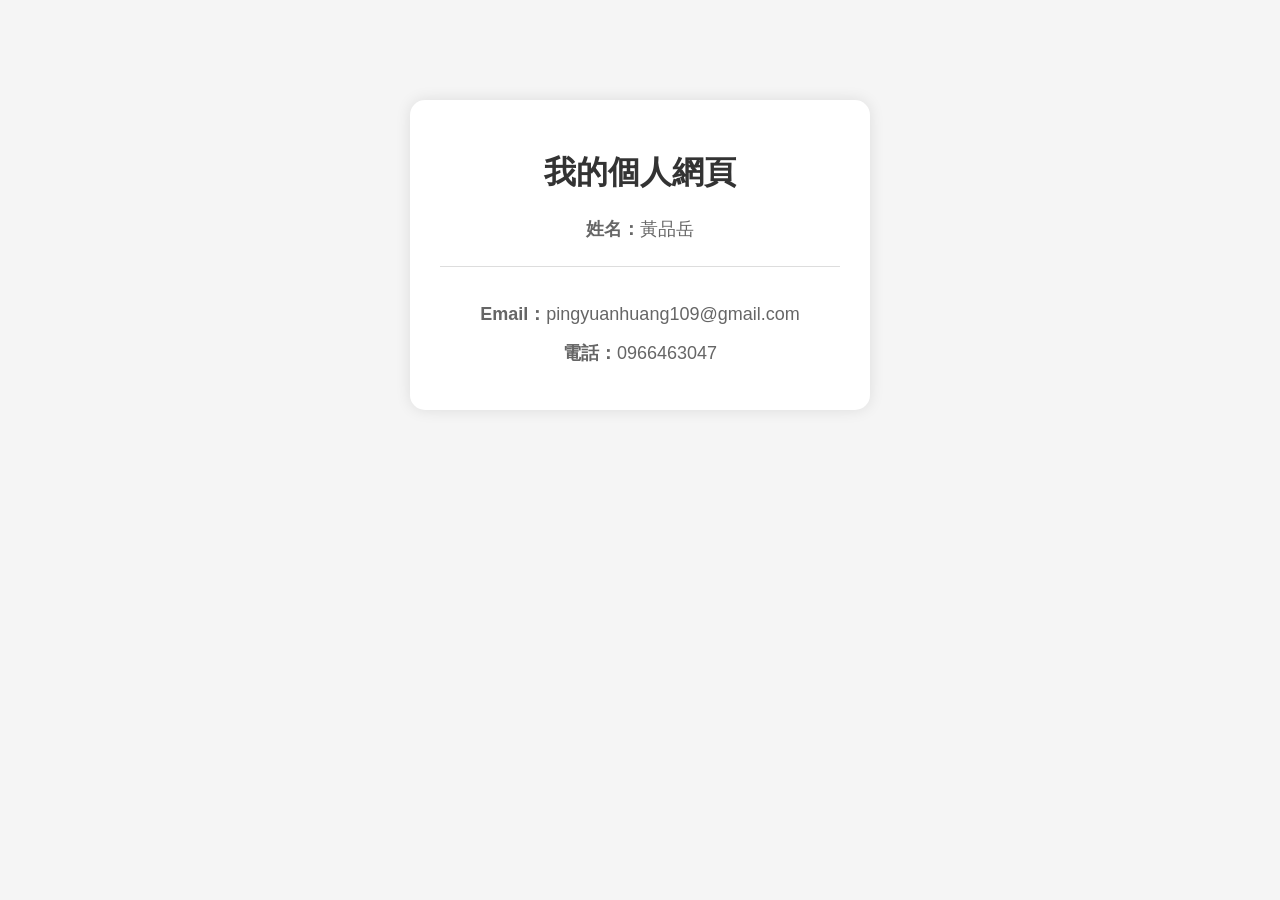
<file: HW1/index.html>
<!DOCTYPE html>
<html lang="zh-TW">
<head>
    <meta charset="UTF-8">
    <meta name="viewport" content="width=device-width, initial-scale=1.0">
    <title>我的個人網頁</title>

    <style>
        body {
            margin: 0;
            font-family: "Microsoft JhengHei", sans-serif;
            background-color: #f5f5f5;
        }

        .container {
            width: 400px;
            margin: 100px auto;
            padding: 30px;
            background-color: white;
            border-radius: 15px;
            box-shadow: 0 0 15px rgba(0,0,0,0.1);
            text-align: center;
        }

        h1 {
            color: #333;
        }

        p {
            font-size: 18px;
            color: #666;
            margin: 15px 0;
        }

        .contact {
            margin-top: 25px;
            padding-top: 20px;
            border-top: 1px solid #ddd;
        }
    </style>
</head>
<body>

    <div class="container">
        <h1>我的個人網頁</h1>

        <p><strong>姓名：</strong>黃品岳</p>

        <div class="contact">
            <p><strong>Email：</strong>pingyuanhuang109@gmail.com</p>
            <p><strong>電話：</strong>0966463047</p>
        </div>
    </div>

</body>
</html>
</file>
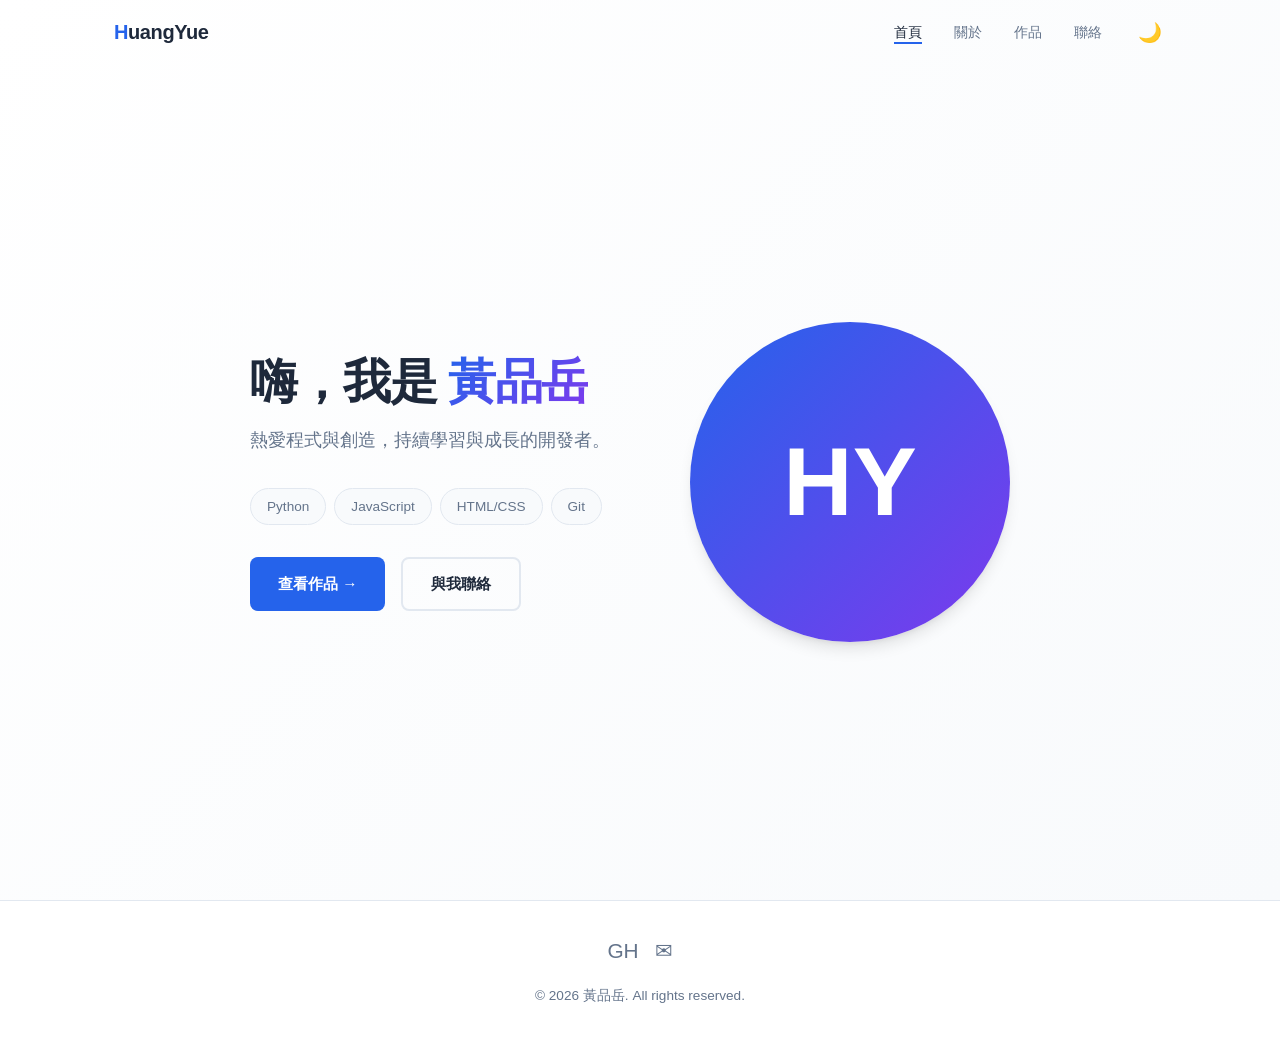
<file: HW5/index.html>
<!DOCTYPE html>
<html lang="zh-Hant" data-theme="light">
<head>
  <meta charset="UTF-8">
  <meta name="viewport" content="width=device-width, initial-scale=1.0">
  <meta name="description" content="黃品岳的個人網站 - 作品集與部落格">
  <title>黃品岳 | 個人網站</title>
  <link rel="stylesheet" href="css/style.css">
</head>
<body>
  <nav class="navbar" id="navbar">
    <div class="container">
      <a href="index.html" class="nav-logo"><span>H</span>uangYue</a>
      <ul class="nav-links" id="navLinks">
        <li><a href="index.html" class="active">首頁</a></li>
        <li><a href="about.html">關於</a></li>
        <li><a href="projects.html">作品</a></li>
        <li><a href="contact.html">聯絡</a></li>
        <li><button class="theme-toggle" id="themeToggle" aria-label="切換主題">🌙</button></li>
      </ul>
      <button class="mobile-menu-btn" id="mobileMenuBtn" aria-label="選單">☰</button>
    </div>
  </nav>

  <section class="hero">
    <div class="container">
      <div class="hero-content">
        <h1>嗨，我是 <span>黃品岳</span></h1>
        <p>熱愛程式與創造，持續學習與成長的開發者。</p>
        <div class="skills">
          <span class="skill-tag">Python</span>
          <span class="skill-tag">JavaScript</span>
          <span class="skill-tag">HTML/CSS</span>
          <span class="skill-tag">Git</span>
        </div>
        <div class="hero-buttons">
          <a href="projects.html" class="btn btn-primary">查看作品 →</a>
          <a href="contact.html" class="btn btn-outline">與我聯絡</a>
        </div>
      </div>
      <div class="hero-image">
        <div class="avatar-placeholder">HY</div>
      </div>
    </div>
  </section>

  <footer class="footer">
    <div class="container">
      <div class="social-links">
        <a href="https://github.com/HuangYue2006" target="_blank" aria-label="GitHub">GH</a>
        <a href="mailto:pingyuanhuang109@gmail.com" aria-label="Email">✉</a>
      </div>
      <p>&copy; <span id="currentYear"></span> 黃品岳. All rights reserved.</p>
    </div>
  </footer>

  <script src="js/main.js"></script>
</body>
</html>
</file>
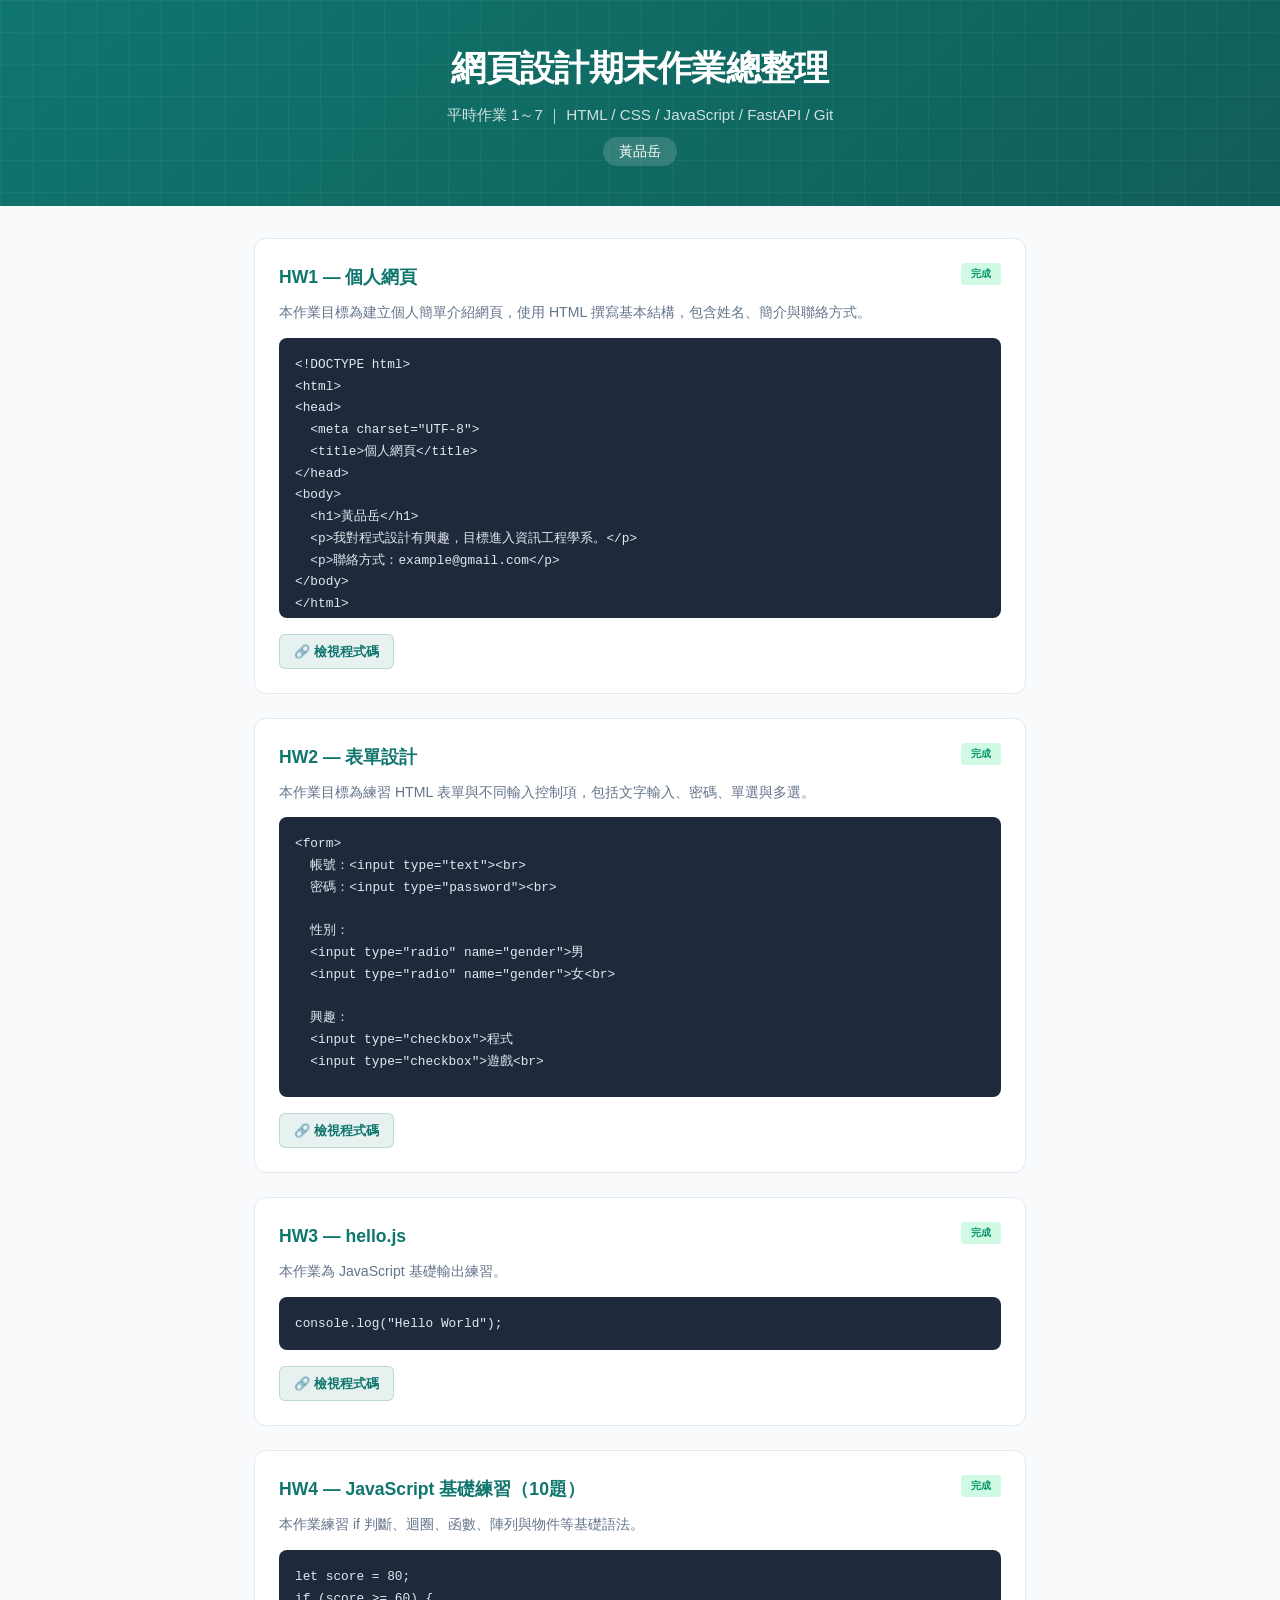
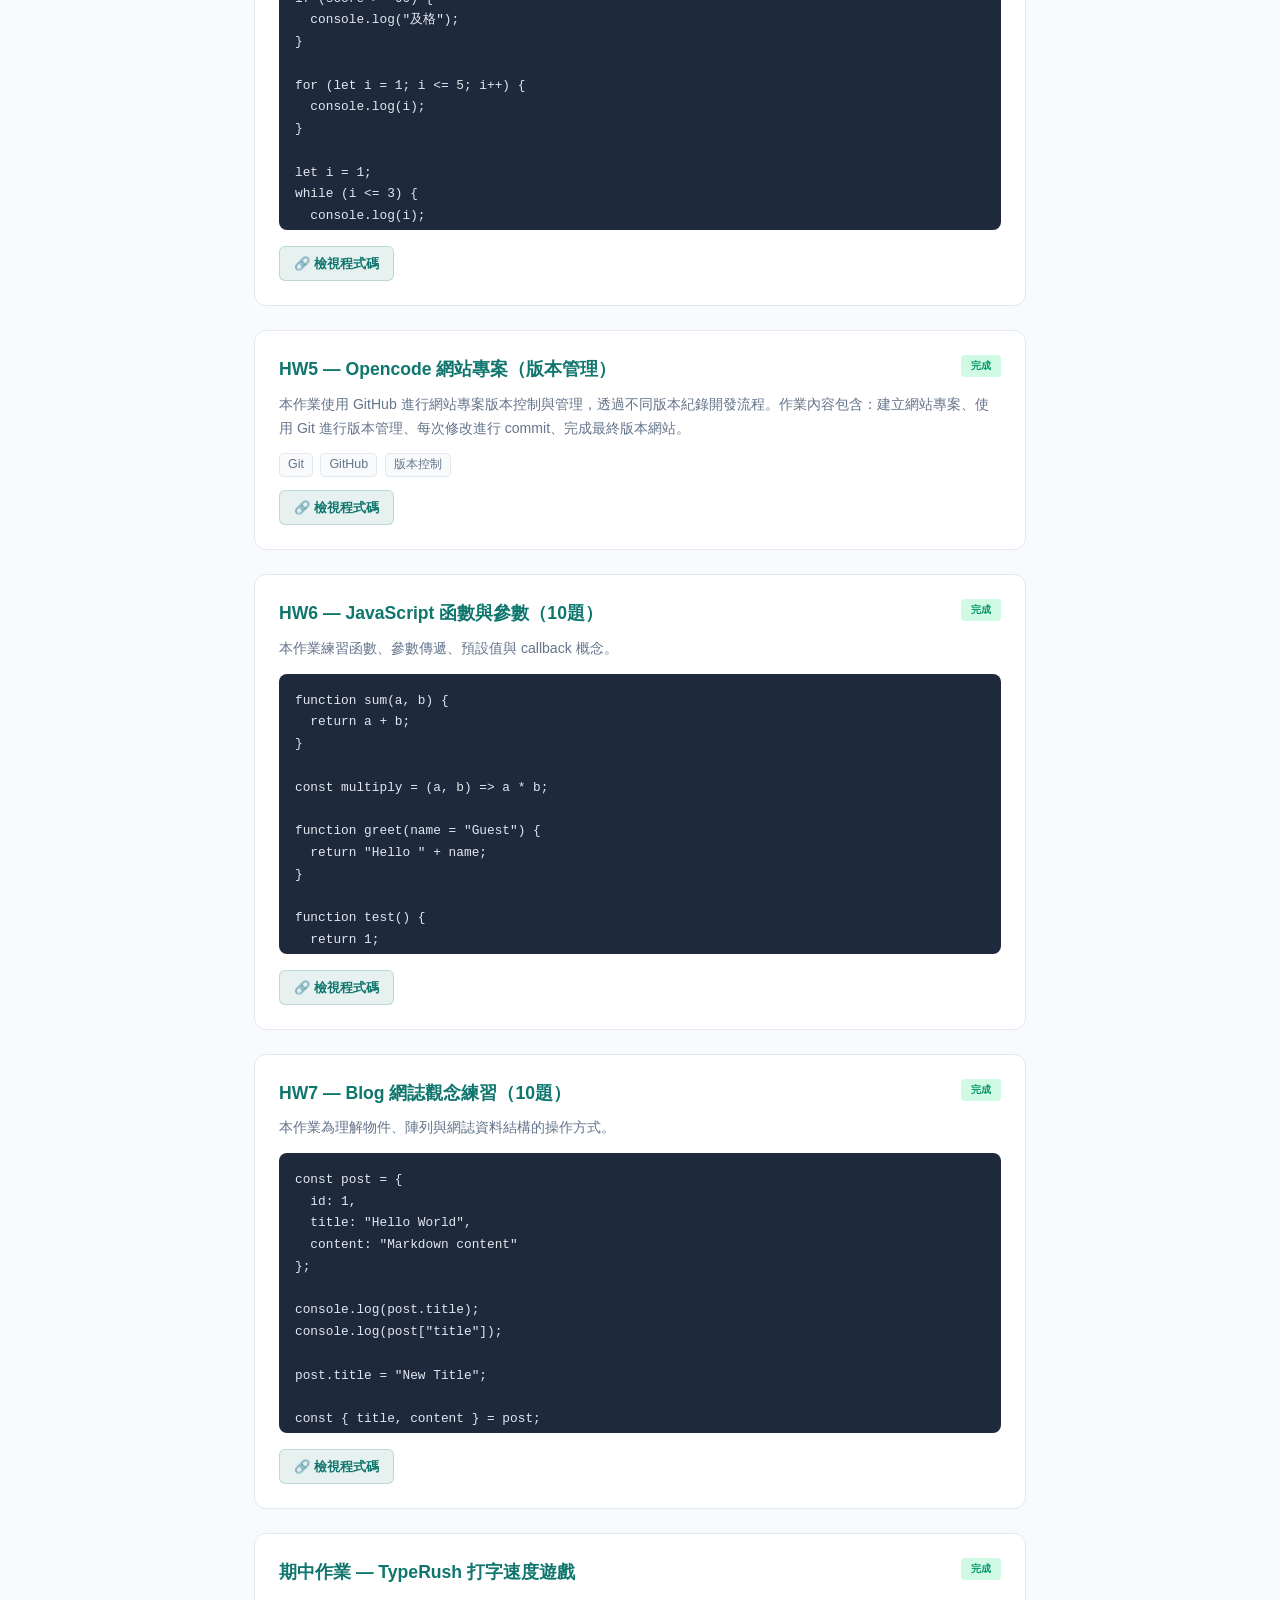
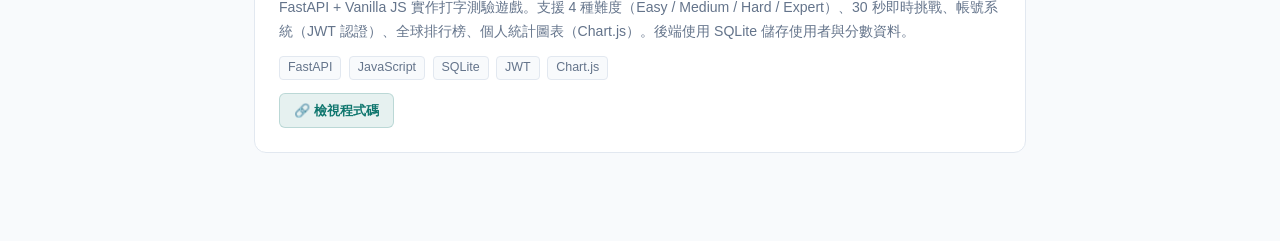
<file: 期末作業/index.html>
<!DOCTYPE html>
<html lang="zh-TW">
<head>
  <meta charset="UTF-8">
  <meta name="viewport" content="width=device-width, initial-scale=1.0">
  <title>網頁設計期末作業總整理 — 黃品岳</title>
  <style>
    :root {
      --teal: #0f766e;
      --teal-dark: #115e59;
      --bg: #f8fafc;
      --card: #ffffff;
      --text: #1e293b;
      --muted: #64748b;
      --border: #e2e8f0;
      --radius: 12px;
      --code-bg: #1e293b;
    }

    * { margin: 0; padding: 0; box-sizing: border-box; }

    body {
      font-family: "PingFang TC", "Microsoft JhengHei", -apple-system, BlinkMacSystemFont, sans-serif;
      background: var(--bg);
      color: var(--text);
      line-height: 1.6;
    }

    .header {
      background: linear-gradient(135deg, var(--teal) 0%, var(--teal-dark) 100%);
      color: #fff;
      padding: 2.5rem 5%;
      text-align: center;
      position: relative;
      overflow: hidden;
    }

    .header::before {
      content: "";
      position: absolute;
      inset: 0;
      background-image:
        linear-gradient(rgba(255,255,255,0.04) 1px, transparent 1px),
        linear-gradient(90deg, rgba(255,255,255,0.04) 1px, transparent 1px);
      background-size: 32px 32px;
      pointer-events: none;
    }

    .header-content { position: relative; z-index: 2; }

    .header h1 {
      font-size: clamp(1.6rem, 5vw, 2.2rem);
      font-weight: 800;
      letter-spacing: -0.02em;
      margin-bottom: 0.4rem;
    }

    .header .subtitle {
      opacity: 0.8;
      font-size: 0.95rem;
    }

    .header .student-name {
      display: inline-block;
      margin-top: 0.6rem;
      background: rgba(255,255,255,0.15);
      padding: 0.25rem 1rem;
      border-radius: 20px;
      font-size: 0.85rem;
    }

    .container {
      max-width: 900px;
      margin: 0 auto;
      padding: 2rem 5% 4rem;
    }

    .card {
      background: #fff;
      border: 1px solid var(--border);
      border-radius: var(--radius);
      padding: 1.5rem;
      margin-bottom: 1.5rem;
      transition: box-shadow 0.2s, border-color 0.2s;
    }

    .card:hover {
      box-shadow: 0 4px 16px rgba(0,0,0,0.06);
      border-color: rgba(15,118,110,0.2);
    }

    .card-header {
      display: flex;
      align-items: flex-start;
      justify-content: space-between;
      gap: 1rem;
      margin-bottom: 0.6rem;
    }

    .card-title {
      font-size: 1.1rem;
      font-weight: 700;
      color: var(--teal);
    }

    .card-status {
      font-size: 10px;
      font-weight: 700;
      padding: 3px 10px;
      border-radius: 4px;
      background: #d1fae5;
      color: #059669;
      white-space: nowrap;
      flex-shrink: 0;
    }

    .card-desc {
      font-size: 0.88rem;
      color: var(--muted);
      margin-bottom: 0.8rem;
      line-height: 1.7;
    }

    .card-meta {
      font-size: 0.78rem;
      color: var(--muted);
      margin-bottom: 0.8rem;
    }

    .card-meta span {
      display: inline-block;
      background: var(--bg);
      padding: 1px 8px;
      border-radius: 4px;
      border: 1px solid var(--border);
      margin-right: 4px;
    }

    .code-block {
      background: var(--code-bg);
      border-radius: 8px;
      padding: 1rem;
      max-height: 280px;
      overflow-y: auto;
      margin-bottom: 1rem;
      font-family: "Fira Code", "JetBrains Mono", "Consolas", monospace;
      font-size: 0.8rem;
      line-height: 1.7;
      color: #e2e8f0;
      tab-size: 2;
    }

    .code-block code {
      white-space: pre;
    }

    .card-footer {
      display: flex;
      align-items: center;
      gap: 0.6rem;
      flex-wrap: wrap;
    }

    .link-btn {
      display: inline-flex;
      align-items: center;
      gap: 4px;
      font-size: 0.82rem;
      font-weight: 600;
      padding: 6px 14px;
      border-radius: 6px;
      text-decoration: none;
      transition: opacity 0.15s;
      background: rgba(15,118,110,0.1);
      color: var(--teal);
      border: 1px solid rgba(15,118,110,0.2);
    }

    .link-btn:hover {
      opacity: 0.75;
    }

    @media (max-width: 640px) {
      .card-header {
        flex-direction: column;
        gap: 0.4rem;
      }
      .code-block {
        max-height: 200px;
        font-size: 0.72rem;
      }
    }
  </style>
</head>
<body>

  <header class="header">
    <div class="header-content">
      <h1>網頁設計期末作業總整理</h1>
      <p class="subtitle">平時作業 1～7 ｜ HTML / CSS / JavaScript / FastAPI / Git</p>
      <span class="student-name">黃品岳</span>
    </div>
  </header>

  <main class="container">

    <!-- HW1 -->
    <div class="card">
      <div class="card-header">
        <div class="card-title">HW1 — 個人網頁</div>
        <span class="card-status">完成</span>
      </div>
      <div class="card-desc">本作業目標為建立個人簡單介紹網頁，使用 HTML 撰寫基本結構，包含姓名、簡介與聯絡方式。</div>
      <div class="code-block"><code>&lt;!DOCTYPE html&gt;
&lt;html&gt;
&lt;head&gt;
  &lt;meta charset="UTF-8"&gt;
  &lt;title&gt;個人網頁&lt;/title&gt;
&lt;/head&gt;
&lt;body&gt;
  &lt;h1&gt;黃品岳&lt;/h1&gt;
  &lt;p&gt;我對程式設計有興趣，目標進入資訊工程學系。&lt;/p&gt;
  &lt;p&gt;聯絡方式：example@gmail.com&lt;/p&gt;
&lt;/body&gt;
&lt;/html&gt;</code></div>
      <div class="card-footer">
        <a href="https://github.com/HuangYue2006/_wp/tree/master/HW1" class="link-btn" target="_blank" rel="noopener">🔗 檢視程式碼</a>
      </div>
    </div>

    <!-- HW2 -->
    <div class="card">
      <div class="card-header">
        <div class="card-title">HW2 — 表單設計</div>
        <span class="card-status">完成</span>
      </div>
      <div class="card-desc">本作業目標為練習 HTML 表單與不同輸入控制項，包括文字輸入、密碼、單選與多選。</div>
      <div class="code-block"><code>&lt;form&gt;
  帳號：&lt;input type="text"&gt;&lt;br&gt;
  密碼：&lt;input type="password"&gt;&lt;br&gt;

  性別：
  &lt;input type="radio" name="gender"&gt;男
  &lt;input type="radio" name="gender"&gt;女&lt;br&gt;

  興趣：
  &lt;input type="checkbox"&gt;程式
  &lt;input type="checkbox"&gt;遊戲&lt;br&gt;

  &lt;button type="submit"&gt;送出&lt;/button&gt;
&lt;/form&gt;</code></div>
      <div class="card-footer">
        <a href="https://github.com/HuangYue2006/_wp/tree/master/HW2" class="link-btn" target="_blank" rel="noopener">🔗 檢視程式碼</a>
      </div>
    </div>

    <!-- HW3 -->
    <div class="card">
      <div class="card-header">
        <div class="card-title">HW3 — hello.js</div>
        <span class="card-status">完成</span>
      </div>
      <div class="card-desc">本作業為 JavaScript 基礎輸出練習。</div>
      <div class="code-block"><code>console.log("Hello World");</code></div>
      <div class="card-footer">
        <a href="https://github.com/HuangYue2006/_wp/tree/master/HW3" class="link-btn" target="_blank" rel="noopener">🔗 檢視程式碼</a>
      </div>
    </div>

    <!-- HW4 -->
    <div class="card">
      <div class="card-header">
        <div class="card-title">HW4 — JavaScript 基礎練習（10題）</div>
        <span class="card-status">完成</span>
      </div>
      <div class="card-desc">本作業練習 if 判斷、迴圈、函數、陣列與物件等基礎語法。</div>
      <div class="code-block"><code>let score = 80;
if (score &gt;= 60) {
  console.log("及格");
}

for (let i = 1; i &lt;= 5; i++) {
  console.log(i);
}

let i = 1;
while (i &lt;= 3) {
  console.log(i);
  i++;
}

function add(a, b) {
  return a + b;
}

let arr = [1, 2, 3];

let obj = { name: "Tom", age: 18 };

let json = JSON.stringify(obj);

arr.push(4);

let newArr = arr.map(x =&gt; x * 2);

function square(x) {
  return x * x;
}</code></div>
      <div class="card-footer">
        <a href="https://github.com/HuangYue2006/_wp/tree/master/HW4" class="link-btn" target="_blank" rel="noopener">🔗 檢視程式碼</a>
      </div>
    </div>

    <!-- HW5 -->
    <div class="card">
      <div class="card-header">
        <div class="card-title">HW5 — Opencode 網站專案（版本管理）</div>
        <span class="card-status">完成</span>
      </div>
      <div class="card-desc">本作業使用 GitHub 進行網站專案版本控制與管理，透過不同版本紀錄開發流程。作業內容包含：建立網站專案、使用 Git 進行版本管理、每次修改進行 commit、完成最終版本網站。</div>
      <div class="card-meta">
        <span>Git</span>
        <span>GitHub</span>
        <span>版本控制</span>
      </div>
      <div class="card-footer">
        <a href="https://github.com/HuangYue2006/_wp/tree/master/HW5" class="link-btn" target="_blank" rel="noopener">🔗 檢視程式碼</a>
      </div>
    </div>

    <!-- HW6 -->
    <div class="card">
      <div class="card-header">
        <div class="card-title">HW6 — JavaScript 函數與參數（10題）</div>
        <span class="card-status">完成</span>
      </div>
      <div class="card-desc">本作業練習函數、參數傳遞、預設值與 callback 概念。</div>
      <div class="code-block"><code>function sum(a, b) {
  return a + b;
}

const multiply = (a, b) =&gt; a * b;

function greet(name = "Guest") {
  return "Hello " + name;
}

function test() {
  return 1;
}

let x = 10;

function run(fn) {
  fn();
}

const double = x =&gt; x * 2;

function addItem(arr) {
  arr.push(1);
}

function show() {
  console.log(arguments);
}

const f = function() {
  return 100;
};</code></div>
      <div class="card-footer">
        <a href="https://github.com/HuangYue2006/_wp/tree/master/HW6" class="link-btn" target="_blank" rel="noopener">🔗 檢視程式碼</a>
      </div>
    </div>

    <!-- HW7 -->
    <div class="card">
      <div class="card-header">
        <div class="card-title">HW7 — Blog 網誌觀念練習（10題）</div>
        <span class="card-status">完成</span>
      </div>
      <div class="card-desc">本作業為理解物件、陣列與網誌資料結構的操作方式。</div>
      <div class="code-block"><code>const post = {
  id: 1,
  title: "Hello World",
  content: "Markdown content"
};

console.log(post.title);
console.log(post["title"]);

post.title = "New Title";

const { title, content } = post;

const posts = [post];

posts.map(p =&gt; console.log(p.title));

JSON.stringify(posts);

function renderPost(p) {
  return p.title;
}

posts.push({ id: 2 });

if (post.title) {
  console.log("OK");
}

for (let p of posts) {
  console.log(p.id);
}</code></div>
      <div class="card-footer">
        <a href="https://github.com/HuangYue2006/_wp/tree/master/HW7" class="link-btn" target="_blank" rel="noopener">🔗 檢視程式碼</a>
      </div>
    </div>

    <!-- 期中作業 -->
    <div class="card">
      <div class="card-header">
        <div class="card-title">期中作業 — TypeRush 打字速度遊戲</div>
        <span class="card-status">完成</span>
      </div>
      <div class="card-desc">FastAPI + Vanilla JS 實作打字測驗遊戲。支援 4 種難度（Easy / Medium / Hard / Expert）、30 秒即時挑戰、帳號系統（JWT 認證）、全球排行榜、個人統計圖表（Chart.js）。後端使用 SQLite 儲存使用者與分數資料。</div>
      <div class="card-meta">
        <span>FastAPI</span>
        <span>JavaScript</span>
        <span>SQLite</span>
        <span>JWT</span>
        <span>Chart.js</span>
      </div>
      <div class="card-footer">
        <a href="https://github.com/HuangYue2006/_wp/tree/master/期中作業" class="link-btn" target="_blank" rel="noopener">🔗 檢視程式碼</a>
      </div>
    </div>

  </main>

</body>
</html>
</file>
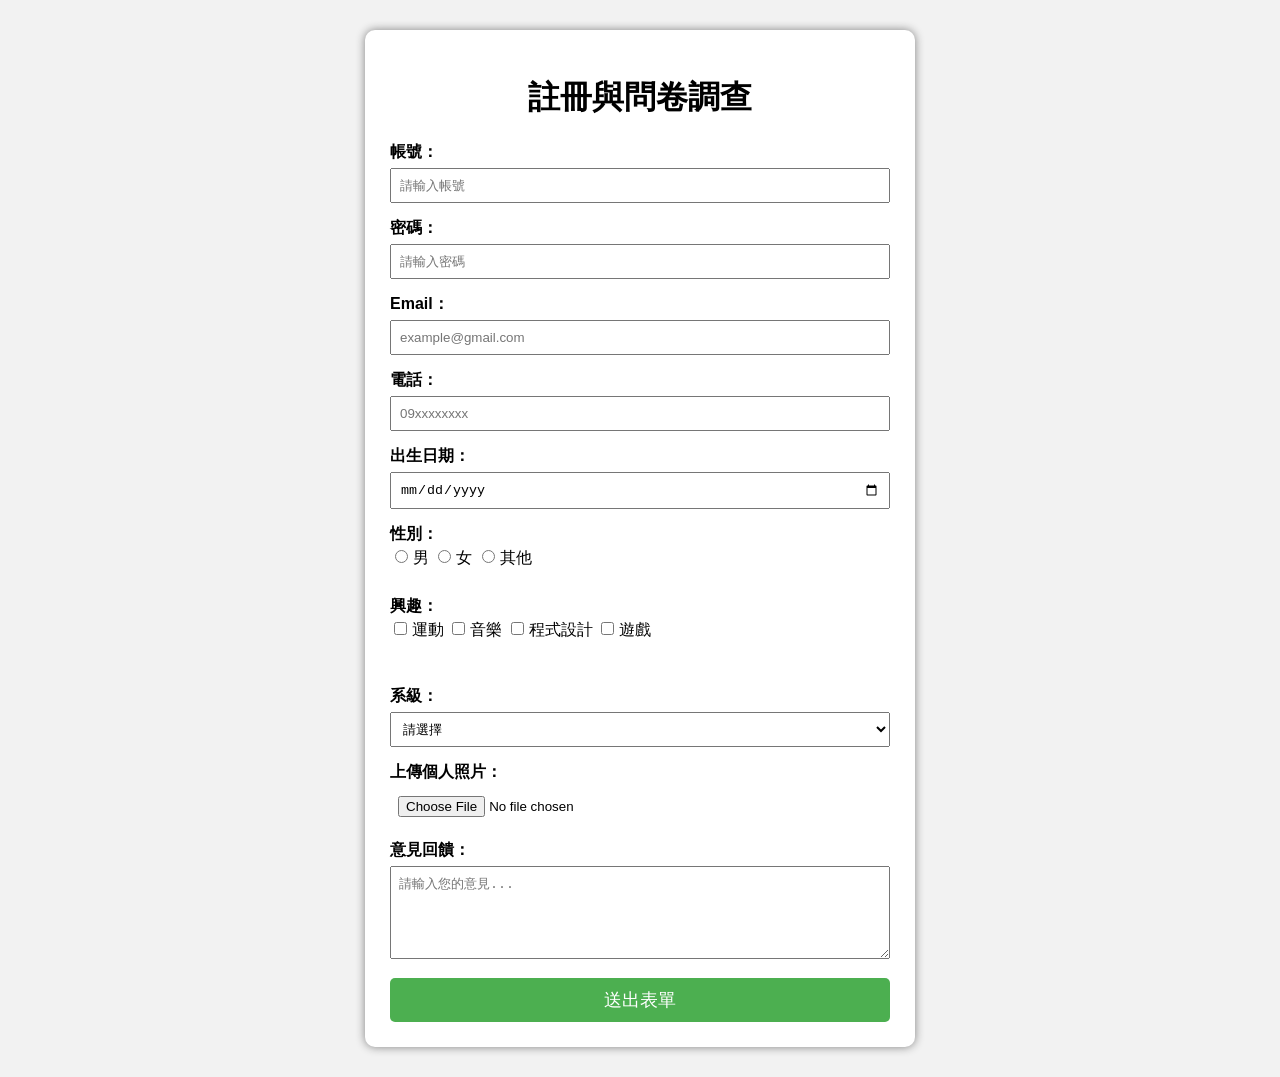
<file: HW2/form.html>
<!DOCTYPE html>
<html lang="zh-TW">
<head>
    <meta charset="UTF-8">
    <title>註冊與問卷調查表單</title>
    <style>
        body {
            font-family: Microsoft JhengHei, sans-serif;
            background-color: #f2f2f2;
        }

        .container {
            width: 500px;
            margin: 30px auto;
            padding: 25px;
            background: white;
            border-radius: 10px;
            box-shadow: 0 0 10px gray;
        }

        h1 {
            text-align: center;
        }

        label {
            font-weight: bold;
        }

        input, select, textarea {
            width: 100%;
            padding: 8px;
            margin-top: 5px;
            margin-bottom: 15px;
            box-sizing: border-box;
        }

        .radio-group input,
        .checkbox-group input {
            width: auto;
            margin-right: 5px;
        }

        button {
            width: 100%;
            padding: 10px;
            background-color: #4CAF50;
            color: white;
            border: none;
            font-size: 18px;
            border-radius: 5px;
            cursor: pointer;
        }

        button:hover {
            background-color: #45a049;
        }
    </style>
</head>
<body>

<div class="container">
    <h1>註冊與問卷調查</h1>

    <form>

        <!-- 帳號 -->
        <label>帳號：</label>
        <input type="text" name="username" placeholder="請輸入帳號" required>

        <!-- 密碼 -->
        <label>密碼：</label>
        <input type="password" name="password" placeholder="請輸入密碼" required>

        <!-- Email -->
        <label>Email：</label>
        <input type="email" name="email" placeholder="example@gmail.com">

        <!-- 電話 -->
        <label>電話：</label>
        <input type="tel" name="phone" placeholder="09xxxxxxxx">

        <!-- 出生日期 -->
        <label>出生日期：</label>
        <input type="date" name="birthday">

        <!-- 性別 -->
        <label>性別：</label>
        <div class="radio-group">
            <input type="radio" name="gender" value="男">男
            <input type="radio" name="gender" value="女">女
            <input type="radio" name="gender" value="其他">其他
        </div>

        <br>

        <!-- 興趣 -->
        <label>興趣：</label>
        <div class="checkbox-group">
            <input type="checkbox" name="hobby" value="運動">運動
            <input type="checkbox" name="hobby" value="音樂">音樂
            <input type="checkbox" name="hobby" value="程式設計">程式設計
            <input type="checkbox" name="hobby" value="遊戲">遊戲
        </div>

        <br><br>

        <!-- 系級 -->
        <label>系級：</label>
        <select name="department">
            <option>請選擇</option>
            <option>資訊工程系一年級</option>
            <option>資訊工程系二年級</option>
            <option>資訊工程系三年級</option>
            <option>資訊工程系四年級</option>
        </select>

        <!-- 上傳照片 -->
        <label>上傳個人照片：</label>
        <input type="file" name="photo">

        <!-- 意見 -->
        <label>意見回饋：</label>
        <textarea name="comment" rows="5" placeholder="請輸入您的意見..."></textarea>

        <!-- 送出 -->
        <button type="submit">送出表單</button>

    </form>
</div>

</body>
</html>
</file>
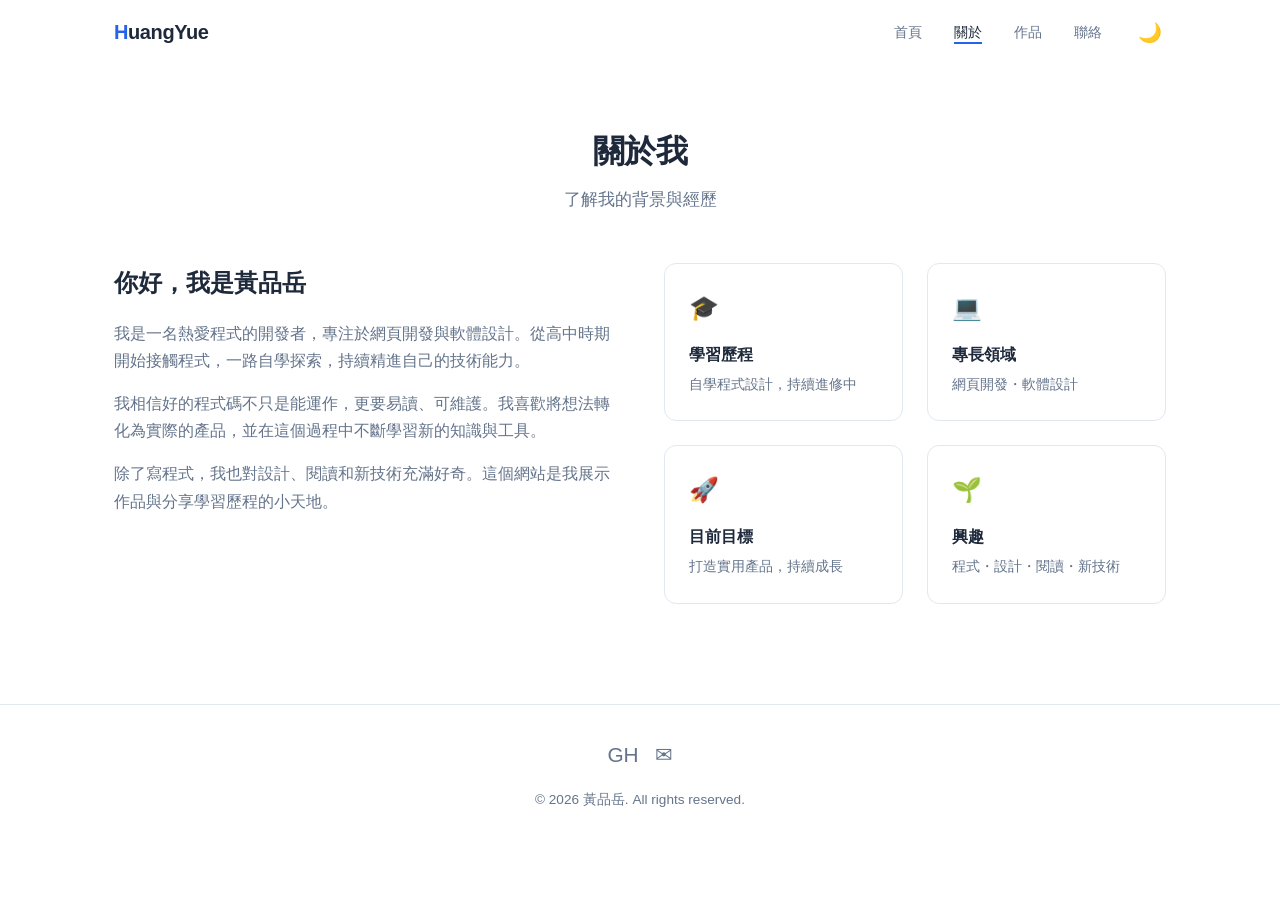
<file: HW5/about.html>
<!DOCTYPE html>
<html lang="zh-Hant" data-theme="light">
<head>
  <meta charset="UTF-8">
  <meta name="viewport" content="width=device-width, initial-scale=1.0">
  <meta name="description" content="關於黃品岳">
  <title>關於 | 黃品岳</title>
  <link rel="stylesheet" href="css/style.css">
</head>
<body>
  <nav class="navbar" id="navbar">
    <div class="container">
      <a href="index.html" class="nav-logo"><span>H</span>uangYue</a>
      <ul class="nav-links" id="navLinks">
        <li><a href="index.html">首頁</a></li>
        <li><a href="about.html" class="active">關於</a></li>
        <li><a href="projects.html">作品</a></li>
        <li><a href="contact.html">聯絡</a></li>
        <li><button class="theme-toggle" id="themeToggle" aria-label="切換主題">🌙</button></li>
      </ul>
      <button class="mobile-menu-btn" id="mobileMenuBtn" aria-label="選單">☰</button>
    </div>
  </nav>

  <section class="section" style="padding-top:calc(var(--nav-height) + 60px)">
    <div class="container">
      <div class="section-header">
        <h2 class="section-title">關於我</h2>
        <p class="section-subtitle">了解我的背景與經歷</p>
      </div>
      <div class="about-grid">
        <div class="about-text">
          <h3>你好，我是黃品岳</h3>
          <p>
            我是一名熱愛程式的開發者，專注於網頁開發與軟體設計。從高中時期開始接觸程式，一路自學探索，持續精進自己的技術能力。
          </p>
          <p>
            我相信好的程式碼不只是能運作，更要易讀、可維護。我喜歡將想法轉化為實際的產品，並在這個過程中不斷學習新的知識與工具。
          </p>
          <p>
            除了寫程式，我也對設計、閱讀和新技術充滿好奇。這個網站是我展示作品與分享學習歷程的小天地。
          </p>
        </div>
        <div class="about-details">
          <div class="detail-item">
            <div class="icon">🎓</div>
            <h4>學習歷程</h4>
            <p>自學程式設計，持續進修中</p>
          </div>
          <div class="detail-item">
            <div class="icon">💻</div>
            <h4>專長領域</h4>
            <p>網頁開發・軟體設計</p>
          </div>
          <div class="detail-item">
            <div class="icon">🚀</div>
            <h4>目前目標</h4>
            <p>打造實用產品，持續成長</p>
          </div>
          <div class="detail-item">
            <div class="icon">🌱</div>
            <h4>興趣</h4>
            <p>程式・設計・閱讀・新技術</p>
          </div>
        </div>
      </div>
    </div>
  </section>

  <footer class="footer">
    <div class="container">
      <div class="social-links">
        <a href="https://github.com/HuangYue2006" target="_blank" aria-label="GitHub">GH</a>
        <a href="mailto:pingyuanhuang109@gmail.com" aria-label="Email">✉</a>
      </div>
      <p>&copy; <span id="currentYear"></span> 黃品岳. All rights reserved.</p>
    </div>
  </footer>

  <script src="js/main.js"></script>
</body>
</html>
</file>
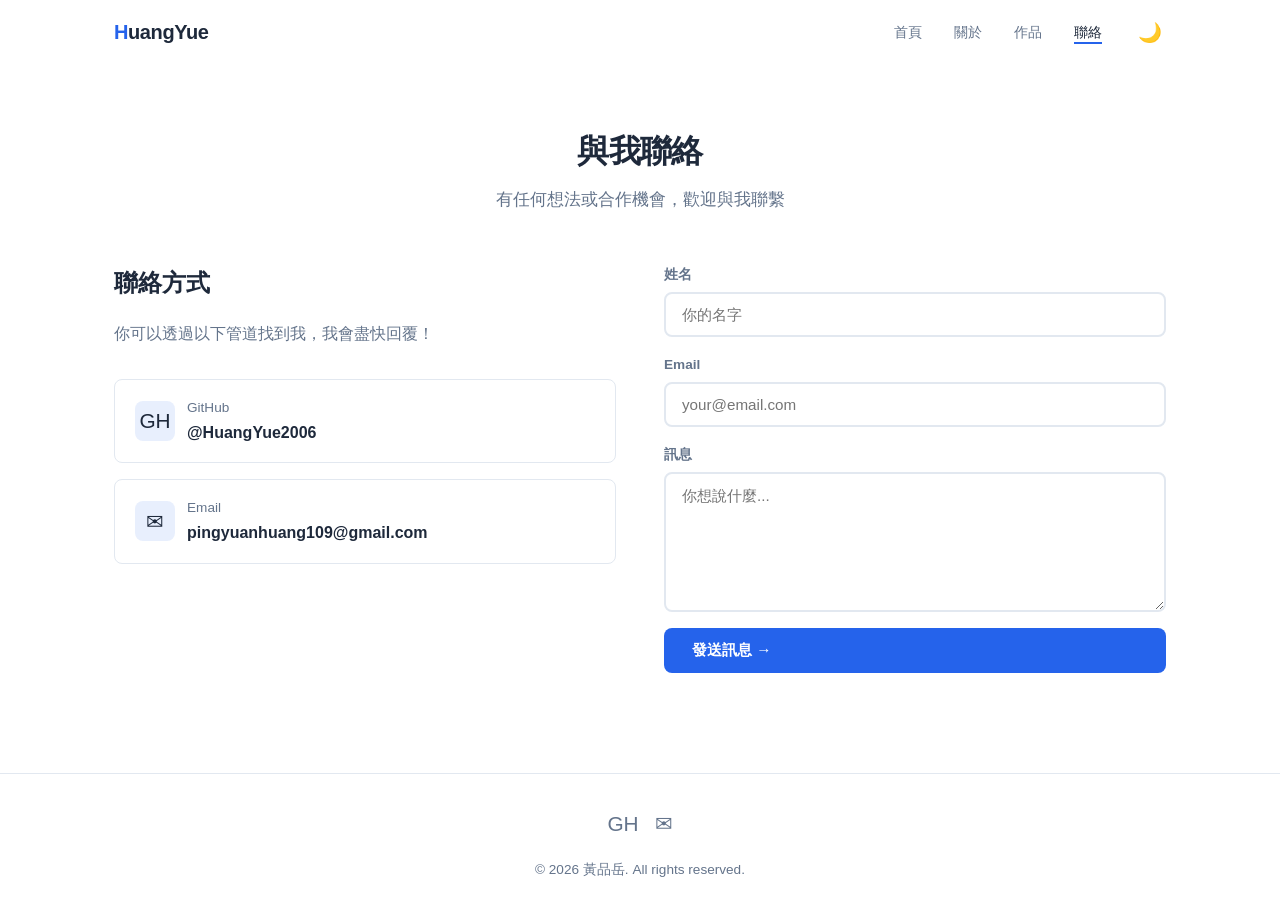
<file: HW5/contact.html>
<!DOCTYPE html>
<html lang="zh-Hant" data-theme="light">
<head>
  <meta charset="UTF-8">
  <meta name="viewport" content="width=device-width, initial-scale=1.0">
  <meta name="description" content="聯絡黃品岳">
  <title>聯絡 | 黃品岳</title>
  <link rel="stylesheet" href="css/style.css">
</head>
<body>
  <nav class="navbar" id="navbar">
    <div class="container">
      <a href="index.html" class="nav-logo"><span>H</span>uangYue</a>
      <ul class="nav-links" id="navLinks">
        <li><a href="index.html">首頁</a></li>
        <li><a href="about.html">關於</a></li>
        <li><a href="projects.html">作品</a></li>
        <li><a href="contact.html" class="active">聯絡</a></li>
        <li><button class="theme-toggle" id="themeToggle" aria-label="切換主題">🌙</button></li>
      </ul>
      <button class="mobile-menu-btn" id="mobileMenuBtn" aria-label="選單">☰</button>
    </div>
  </nav>

  <section class="section" style="padding-top:calc(var(--nav-height) + 60px)">
    <div class="container">
      <div class="section-header">
        <h2 class="section-title">與我聯絡</h2>
        <p class="section-subtitle">有任何想法或合作機會，歡迎與我聯繫</p>
      </div>
      <div class="contact-grid">
        <div class="contact-info">
          <h3>聯絡方式</h3>
          <p>你可以透過以下管道找到我，我會盡快回覆！</p>
          <div class="contact-links">
            <a href="https://github.com/HuangYue2006" target="_blank" class="contact-link">
              <span class="icon">GH</span>
              <div>
                <div class="label">GitHub</div>
                <div class="value">@HuangYue2006</div>
              </div>
            </a>
            <a href="mailto:pingyuanhuang109@gmail.com" class="contact-link">
              <span class="icon">✉</span>
              <div>
                <div class="label">Email</div>
                <div class="value">pingyuanhuang109@gmail.com</div>
              </div>
            </a>
          </div>
        </div>
        <div>
          <form class="contact-form" id="contactForm" novalidate>
            <div class="form-group">
              <label for="name">姓名</label>
              <input type="text" id="name" placeholder="你的名字">
              <span class="error"></span>
            </div>
            <div class="form-group">
              <label for="email">Email</label>
              <input type="email" id="email" placeholder="your@email.com">
              <span class="error"></span>
            </div>
            <div class="form-group">
              <label for="message">訊息</label>
              <textarea id="message" placeholder="你想說什麼..."></textarea>
              <span class="error"></span>
            </div>
            <button type="submit" class="btn btn-primary">發送訊息 →</button>
          </form>
          <div class="form-success" id="formSuccess">
            <div class="icon">✓</div>
            <h3>訊息已送出！</h3>
            <p>感謝你的來信，我會盡快回覆。</p>
          </div>
        </div>
      </div>
    </div>
  </section>

  <footer class="footer">
    <div class="container">
      <div class="social-links">
        <a href="https://github.com/HuangYue2006" target="_blank" aria-label="GitHub">GH</a>
        <a href="mailto:pingyuanhuang109@gmail.com" aria-label="Email">✉</a>
      </div>
      <p>&copy; <span id="currentYear"></span> 黃品岳. All rights reserved.</p>
    </div>
  </footer>

  <script src="js/main.js"></script>
</body>
</html>
</file>
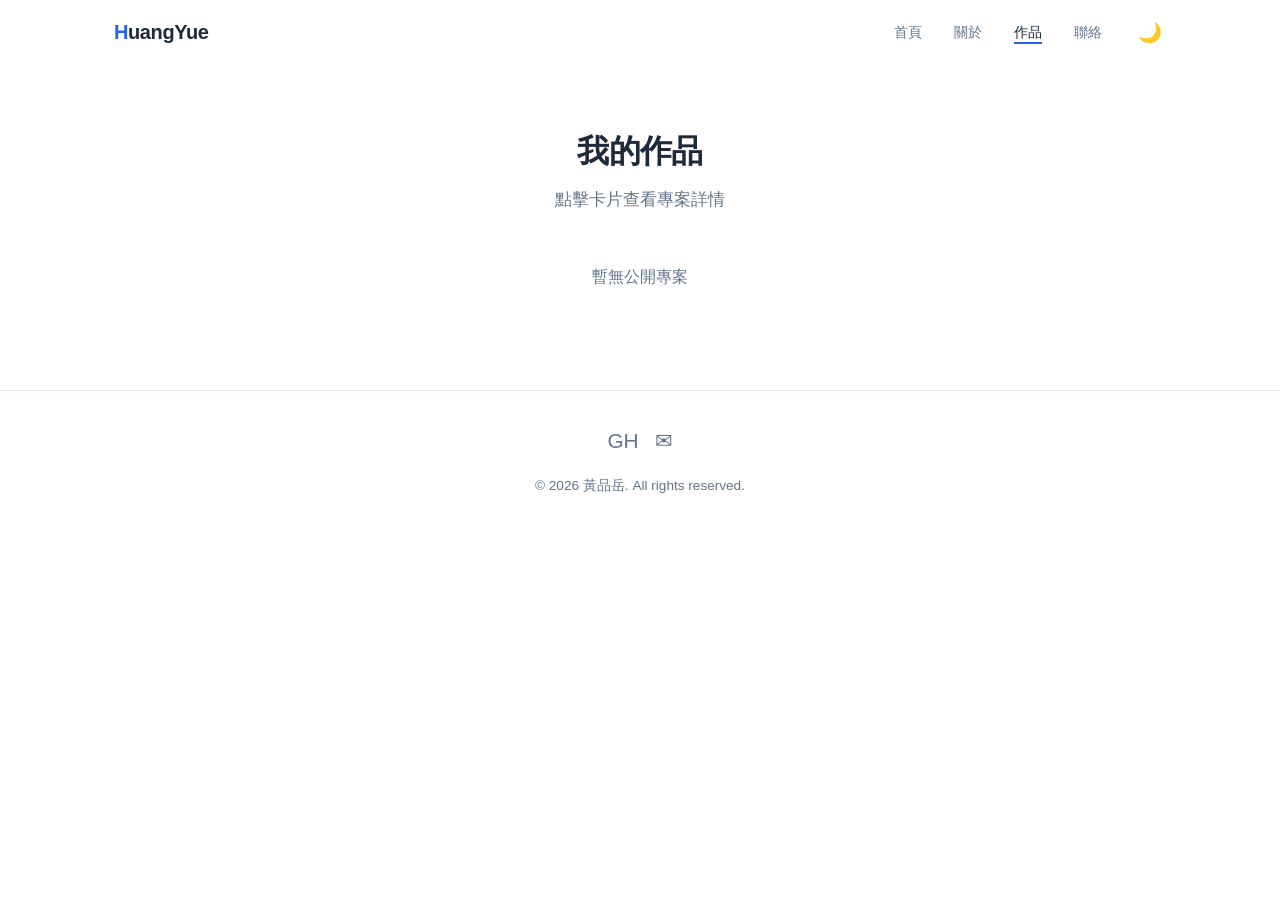
<file: HW5/projects.html>
<!DOCTYPE html>
<html lang="zh-Hant" data-theme="light">
<head>
  <meta charset="UTF-8">
  <meta name="viewport" content="width=device-width, initial-scale=1.0">
  <meta name="description" content="黃品岳的作品集">
  <title>作品 | 黃品岳</title>
  <link rel="stylesheet" href="css/style.css">
</head>
<body>
  <nav class="navbar" id="navbar">
    <div class="container">
      <a href="index.html" class="nav-logo"><span>H</span>uangYue</a>
      <ul class="nav-links" id="navLinks">
        <li><a href="index.html">首頁</a></li>
        <li><a href="about.html">關於</a></li>
        <li><a href="projects.html" class="active">作品</a></li>
        <li><a href="contact.html">聯絡</a></li>
        <li><button class="theme-toggle" id="themeToggle" aria-label="切換主題">🌙</button></li>
      </ul>
      <button class="mobile-menu-btn" id="mobileMenuBtn" aria-label="選單">☰</button>
    </div>
  </nav>

  <section class="section" style="padding-top:calc(var(--nav-height) + 60px)">
    <div class="container">
      <div class="section-header">
        <h2 class="section-title">我的作品</h2>
        <p class="section-subtitle">點擊卡片查看專案詳情</p>
      </div>
      <div class="projects-grid" id="projectsGrid">
        <p style="text-align:center;color:var(--text-muted);grid-column:1/-1">載入中...</p>
      </div>
    </div>
  </section>

  <div class="modal-overlay" id="modalOverlay">
    <div class="modal">
      <button class="modal-close" id="modalClose">✕</button>
      <h2 id="modalTitle"></h2>
      <p id="modalDesc"></p>
      <div class="project-langs" id="modalLangs"></div>
      <a class="project-link btn btn-primary btn-sm" id="modalLink" target="_blank">在 GitHub 上查看 →</a>
    </div>
  </div>

  <footer class="footer">
    <div class="container">
      <div class="social-links">
        <a href="https://github.com/HuangYue2006" target="_blank" aria-label="GitHub">GH</a>
        <a href="mailto:pingyuanhuang109@gmail.com" aria-label="Email">✉</a>
      </div>
      <p>&copy; <span id="currentYear"></span> 黃品岳. All rights reserved.</p>
    </div>
  </footer>

  <script src="js/main.js"></script>
</body>
</html>
</file>
<file: HW5/css/style.css>
:root {
  --primary: #2563eb;
  --primary-dark: #1d4ed8;
  --secondary: #7c3aed;
  --accent: #f59e0b;
  --bg: #ffffff;
  --bg-alt: #f8fafc;
  --bg-card: #ffffff;
  --text: #1e293b;
  --text-muted: #64748b;
  --text-light: #94a3b8;
  --border: #e2e8f0;
  --shadow: 0 4px 6px -1px rgba(0,0,0,0.1), 0 2px 4px -2px rgba(0,0,0,0.1);
  --shadow-lg: 0 10px 15px -3px rgba(0,0,0,0.1), 0 4px 6px -4px rgba(0,0,0,0.1);
  --radius: 12px;
  --radius-sm: 8px;
  --transition: 0.3s ease;
  --max-width: 1100px;
  --nav-height: 64px;
}

[data-theme="dark"] {
  --bg: #0f172a;
  --bg-alt: #1e293b;
  --bg-card: #1e293b;
  --text: #f1f5f9;
  --text-muted: #94a3b8;
  --text-light: #64748b;
  --border: #334155;
  --shadow: 0 4px 6px -1px rgba(0,0,0,0.3), 0 2px 4px -2px rgba(0,0,0,0.3);
  --shadow-lg: 0 10px 15px -3px rgba(0,0,0,0.3), 0 4px 6px -4px rgba(0,0,0,0.3);
}

*, *::before, *::after {
  margin: 0;
  padding: 0;
  box-sizing: border-box;
}

html {
  scroll-behavior: smooth;
}

body {
  font-family: -apple-system, BlinkMacSystemFont, 'Segoe UI', Roboto, 'Noto Sans TC', sans-serif;
  background: var(--bg);
  color: var(--text);
  line-height: 1.7;
  transition: background var(--transition), color var(--transition);
}

a {
  color: var(--primary);
  text-decoration: none;
  transition: color var(--transition);
}

a:hover {
  color: var(--primary-dark);
}

img {
  max-width: 100%;
  height: auto;
}

.container {
  max-width: var(--max-width);
  margin: 0 auto;
  padding: 0 24px;
}

/* Navbar */
.navbar {
  position: fixed;
  top: 0;
  left: 0;
  right: 0;
  height: var(--nav-height);
  background: transparent;
  z-index: 1000;
  transition: background var(--transition), box-shadow var(--transition);
}

.navbar.scrolled {
  background: var(--bg);
  box-shadow: var(--shadow);
  backdrop-filter: blur(12px);
  background: rgba(255,255,255,0.85);
}

[data-theme="dark"] .navbar.scrolled {
  background: rgba(15,23,42,0.85);
}

.navbar .container {
  display: flex;
  align-items: center;
  justify-content: space-between;
  height: 100%;
}

.nav-logo {
  font-size: 1.25rem;
  font-weight: 700;
  color: var(--text);
  letter-spacing: -0.02em;
}

.nav-logo span {
  color: var(--primary);
}

.nav-links {
  display: flex;
  align-items: center;
  gap: 32px;
  list-style: none;
}

.nav-links a {
  color: var(--text-muted);
  font-size: 0.9rem;
  font-weight: 500;
  position: relative;
}

.nav-links a::after {
  content: '';
  position: absolute;
  bottom: -4px;
  left: 0;
  width: 0;
  height: 2px;
  background: var(--primary);
  transition: width var(--transition);
}

.nav-links a:hover::after,
.nav-links a.active::after {
  width: 100%;
}

.nav-links a:hover,
.nav-links a.active {
  color: var(--text);
}

.theme-toggle {
  background: none;
  border: none;
  color: var(--text-muted);
  font-size: 1.2rem;
  cursor: pointer;
  padding: 4px;
  transition: color var(--transition);
}

.theme-toggle:hover {
  color: var(--text);
}

.mobile-menu-btn {
  display: none;
  background: none;
  border: none;
  color: var(--text);
  font-size: 1.5rem;
  cursor: pointer;
}

/* Hero */
.hero {
  min-height: 100vh;
  display: flex;
  align-items: center;
  padding-top: var(--nav-height);
  background: linear-gradient(135deg, var(--bg) 0%, var(--bg-alt) 100%);
}

.hero .container {
  display: grid;
  grid-template-columns: 1fr 1fr;
  gap: 60px;
  align-items: center;
}

.hero-content h1 {
  font-size: 3rem;
  font-weight: 800;
  line-height: 1.2;
  margin-bottom: 16px;
  letter-spacing: -0.03em;
}

.hero-content h1 span {
  background: linear-gradient(135deg, var(--primary), var(--secondary));
  -webkit-background-clip: text;
  -webkit-text-fill-color: transparent;
  background-clip: text;
}

.hero-content p {
  font-size: 1.1rem;
  color: var(--text-muted);
  margin-bottom: 32px;
  max-width: 480px;
}

.hero-buttons {
  display: flex;
  gap: 16px;
  flex-wrap: wrap;
}

.btn {
  display: inline-flex;
  align-items: center;
  gap: 8px;
  padding: 12px 28px;
  border-radius: var(--radius-sm);
  font-size: 0.95rem;
  font-weight: 600;
  border: none;
  cursor: pointer;
  transition: all var(--transition);
}

.btn-primary {
  background: var(--primary);
  color: #fff;
}

.btn-primary:hover {
  background: var(--primary-dark);
  transform: translateY(-2px);
  box-shadow: var(--shadow);
}

.btn-outline {
  background: transparent;
  color: var(--text);
  border: 2px solid var(--border);
}

.btn-outline:hover {
  border-color: var(--primary);
  color: var(--primary);
  transform: translateY(-2px);
}

.btn-sm {
  padding: 8px 20px;
  font-size: 0.85rem;
}

.hero-image {
  display: flex;
  justify-content: center;
  align-items: center;
}

.avatar-placeholder {
  width: 320px;
  height: 320px;
  border-radius: 50%;
  background: linear-gradient(135deg, var(--primary), var(--secondary));
  display: flex;
  align-items: center;
  justify-content: center;
  font-size: 6rem;
  font-weight: 800;
  color: #fff;
  box-shadow: var(--shadow-lg);
}

.skills {
  display: flex;
  flex-wrap: wrap;
  gap: 8px;
  margin-bottom: 32px;
}

.skill-tag {
  padding: 6px 16px;
  border-radius: 20px;
  font-size: 0.85rem;
  font-weight: 500;
  background: var(--bg-alt);
  color: var(--text-muted);
  border: 1px solid var(--border);
  transition: all var(--transition);
}

.skill-tag:hover {
  border-color: var(--primary);
  color: var(--primary);
}

/* Section */
.section {
  padding: 100px 0;
}

.section-alt {
  background: var(--bg-alt);
}

.section-title {
  font-size: 2rem;
  font-weight: 700;
  margin-bottom: 8px;
  letter-spacing: -0.02em;
}

.section-subtitle {
  color: var(--text-muted);
  font-size: 1.05rem;
  margin-bottom: 48px;
}

.section-header {
  text-align: center;
  margin-bottom: 48px;
}

/* About */
.about-grid {
  display: grid;
  grid-template-columns: 1fr 1fr;
  gap: 48px;
}

.about-text h3 {
  font-size: 1.5rem;
  margin-bottom: 16px;
}

.about-text p {
  color: var(--text-muted);
  margin-bottom: 16px;
}

.about-details {
  display: grid;
  grid-template-columns: 1fr 1fr;
  gap: 24px;
}

.detail-item {
  padding: 24px;
  background: var(--bg-card);
  border-radius: var(--radius);
  border: 1px solid var(--border);
  transition: all var(--transition);
}

.detail-item:hover {
  transform: translateY(-4px);
  box-shadow: var(--shadow-lg);
  border-color: var(--primary);
}

.detail-item .icon {
  font-size: 1.5rem;
  margin-bottom: 12px;
}

.detail-item h4 {
  font-size: 1rem;
  margin-bottom: 4px;
}

.detail-item p {
  font-size: 0.9rem;
  color: var(--text-muted);
}

/* Projects */
.projects-grid {
  display: grid;
  grid-template-columns: repeat(auto-fill, minmax(320px, 1fr));
  gap: 24px;
}

.project-card {
  background: var(--bg-card);
  border-radius: var(--radius);
  border: 1px solid var(--border);
  overflow: hidden;
  cursor: pointer;
  transition: all var(--transition);
}

.project-card:hover {
  transform: translateY(-6px);
  box-shadow: var(--shadow-lg);
  border-color: var(--primary);
}

.project-card-body {
  padding: 24px;
}

.project-card-body h3 {
  font-size: 1.15rem;
  margin-bottom: 8px;
}

.project-card-body p {
  color: var(--text-muted);
  font-size: 0.9rem;
  margin-bottom: 16px;
  display: -webkit-box;
  -webkit-line-clamp: 2;
  -webkit-box-orient: vertical;
  overflow: hidden;
}

.project-langs {
  display: flex;
  flex-wrap: wrap;
  gap: 6px;
  margin-bottom: 16px;
}

.project-lang {
  padding: 3px 10px;
  border-radius: 12px;
  font-size: 0.75rem;
  font-weight: 600;
  background: rgba(37,99,235,0.1);
  color: var(--primary);
}

.project-links {
  display: flex;
  gap: 12px;
}

.project-links a {
  font-size: 0.85rem;
  font-weight: 500;
}

/* Modal */
.modal-overlay {
  display: none;
  position: fixed;
  top: 0;
  left: 0;
  right: 0;
  bottom: 0;
  background: rgba(0,0,0,0.6);
  z-index: 2000;
  align-items: center;
  justify-content: center;
  padding: 24px;
  backdrop-filter: blur(4px);
}

.modal-overlay.active {
  display: flex;
}

.modal {
  background: var(--bg);
  border-radius: var(--radius);
  max-width: 600px;
  width: 100%;
  padding: 32px;
  position: relative;
  box-shadow: var(--shadow-lg);
  animation: modalIn 0.3s ease;
}

@keyframes modalIn {
  from {
    opacity: 0;
    transform: scale(0.95) translateY(20px);
  }
  to {
    opacity: 1;
    transform: scale(1) translateY(0);
  }
}

.modal-close {
  position: absolute;
  top: 16px;
  right: 16px;
  background: none;
  border: none;
  font-size: 1.5rem;
  color: var(--text-muted);
  cursor: pointer;
  transition: color var(--transition);
}

.modal-close:hover {
  color: var(--text);
}

.modal h2 {
  font-size: 1.5rem;
  margin-bottom: 16px;
  padding-right: 32px;
}

.modal p {
  color: var(--text-muted);
  margin-bottom: 16px;
  line-height: 1.8;
}

.modal .project-langs {
  margin-bottom: 24px;
}

.modal .project-link {
  display: inline-flex;
  align-items: center;
  gap: 8px;
  font-weight: 600;
}

/* Contact */
.contact-grid {
  display: grid;
  grid-template-columns: 1fr 1fr;
  gap: 48px;
}

.contact-info h3 {
  font-size: 1.5rem;
  margin-bottom: 16px;
}

.contact-info p {
  color: var(--text-muted);
  margin-bottom: 32px;
}

.contact-links {
  display: flex;
  flex-direction: column;
  gap: 16px;
}

.contact-link {
  display: flex;
  align-items: center;
  gap: 12px;
  padding: 16px 20px;
  background: var(--bg-card);
  border-radius: var(--radius-sm);
  border: 1px solid var(--border);
  color: var(--text);
  transition: all var(--transition);
}

.contact-link:hover {
  border-color: var(--primary);
  transform: translateX(4px);
}

.contact-link .icon {
  font-size: 1.3rem;
  width: 40px;
  height: 40px;
  display: flex;
  align-items: center;
  justify-content: center;
  background: rgba(37,99,235,0.1);
  border-radius: var(--radius-sm);
}

.contact-link .label {
  font-size: 0.85rem;
  color: var(--text-muted);
}

.contact-link .value {
  font-weight: 600;
}

.contact-form {
  display: flex;
  flex-direction: column;
  gap: 16px;
}

.form-group {
  display: flex;
  flex-direction: column;
  gap: 6px;
}

.form-group label {
  font-size: 0.85rem;
  font-weight: 600;
  color: var(--text-muted);
}

.form-group input,
.form-group textarea {
  padding: 12px 16px;
  border: 2px solid var(--border);
  border-radius: var(--radius-sm);
  background: var(--bg);
  color: var(--text);
  font-size: 0.95rem;
  font-family: inherit;
  transition: border-color var(--transition);
  outline: none;
}

.form-group input:focus,
.form-group textarea:focus {
  border-color: var(--primary);
}

.form-group textarea {
  min-height: 140px;
  resize: vertical;
}

.form-group .error {
  font-size: 0.8rem;
  color: #ef4444;
  display: none;
}

.form-group.error input,
.form-group.error textarea {
  border-color: #ef4444;
}

.form-group.error .error {
  display: block;
}

.form-success {
  display: none;
  text-align: center;
  padding: 48px 24px;
  border-radius: var(--radius);
  background: rgba(34,197,94,0.1);
  border: 1px solid rgba(34,197,94,0.3);
}

.form-success.active {
  display: block;
}

.form-success .icon {
  font-size: 3rem;
  margin-bottom: 16px;
}

.form-success h3 {
  color: #16a34a;
  margin-bottom: 8px;
}

/* Footer */
.footer {
  padding: 32px 0;
  border-top: 1px solid var(--border);
  text-align: center;
  color: var(--text-muted);
  font-size: 0.85rem;
}

.footer .social-links {
  display: flex;
  justify-content: center;
  gap: 16px;
  margin-bottom: 16px;
}

.footer .social-links a {
  color: var(--text-muted);
  font-size: 1.3rem;
  transition: color var(--transition);
}

.footer .social-links a:hover {
  color: var(--primary);
}

/* Responsive */
@media (max-width: 768px) {
  .nav-links {
    display: none;
    position: fixed;
    top: var(--nav-height);
    left: 0;
    right: 0;
    background: var(--bg);
    flex-direction: column;
    padding: 24px;
    gap: 16px;
    box-shadow: var(--shadow-lg);
    border-bottom: 1px solid var(--border);
  }

  .nav-links.open {
    display: flex;
  }

  .mobile-menu-btn {
    display: block;
  }

  .hero .container {
    grid-template-columns: 1fr;
    text-align: center;
  }

  .hero-content h1 {
    font-size: 2.2rem;
  }

  .hero-content p {
    margin: 0 auto 32px;
  }

  .hero-buttons {
    justify-content: center;
  }

  .skills {
    justify-content: center;
  }

  .avatar-placeholder {
    width: 200px;
    height: 200px;
    font-size: 4rem;
  }

  .about-grid,
  .contact-grid {
    grid-template-columns: 1fr;
  }

  .about-details {
    grid-template-columns: 1fr;
  }

  .projects-grid {
    grid-template-columns: 1fr;
  }

  .section {
    padding: 60px 0;
  }
}

@media (max-width: 480px) {
  .hero-content h1 {
    font-size: 1.8rem;
  }

  .section-title {
    font-size: 1.5rem;
  }

  .modal {
    padding: 24px;
  }
}
</file>
